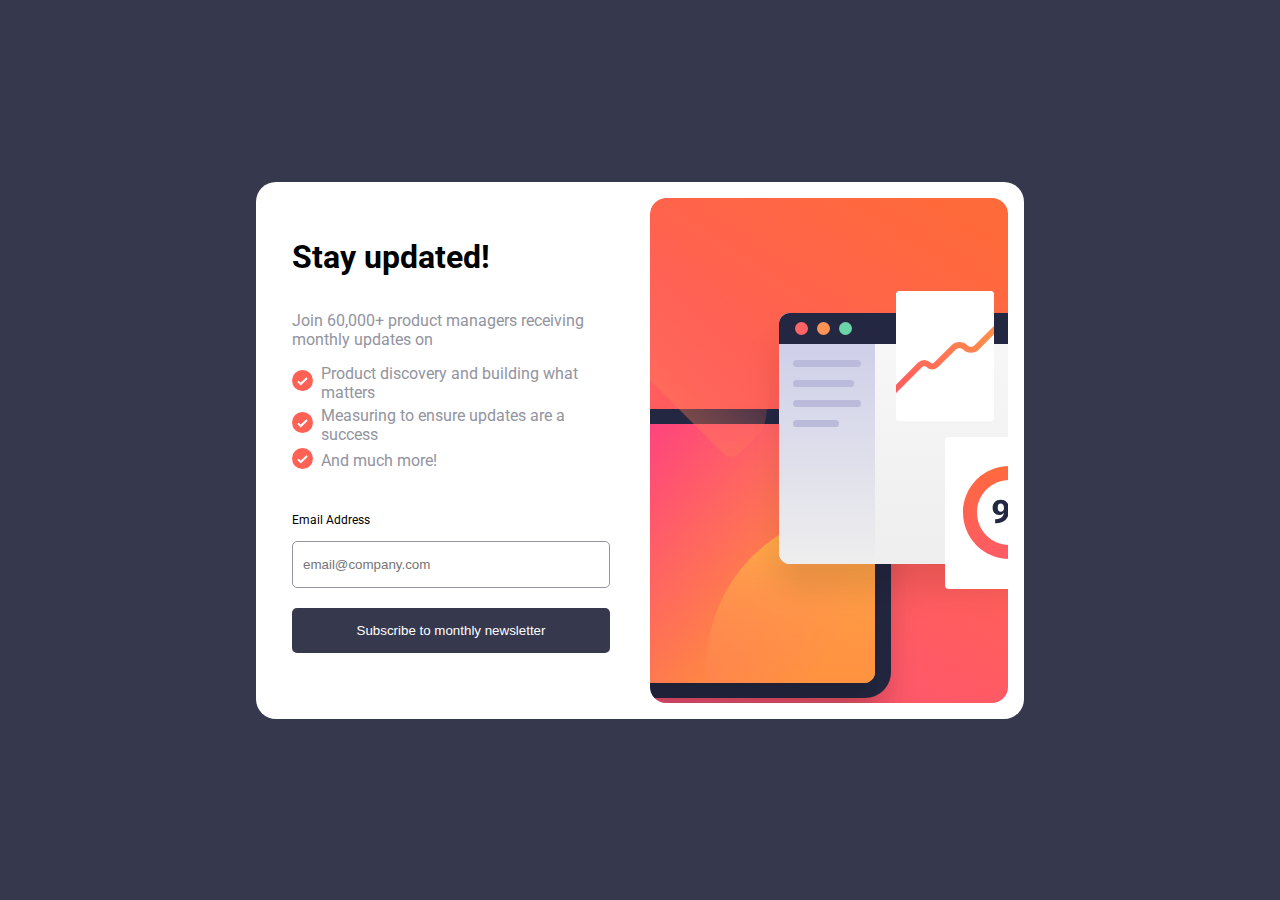
<file: index.html>
<!DOCTYPE html>
<html lang="en">
  <head>
    <meta charset="UTF-8" />
    <meta name="viewport" content="width=device-width, initial-scale=1.0" />
    <title>Email-Registration Form | Submit</title>
    <link rel="stylesheet" href="style.css" />
    <link rel="preconnect" href="https://fonts.googleapis.com" />
    <link rel="preconnect" href="https://fonts.gstatic.com" crossorigin />
    <link
      href="https://fonts.googleapis.com/css2?family=Roboto:wght@400;700&display=swap"
      rel="stylesheet"
    />

    <!-- Script -->
    <script>
      document.addEventListener("DOMContentLoaded", function () {
        // Get the elements
        const emailInput = document.querySelector('input[type="email"]');
        const subscribeButton = document.querySelector(".submit");
        const labelError = document.querySelector(".label1");
        const successPageEmail = document.querySelector(".email");

        // Event listener for the Subscribe button click
        subscribeButton.addEventListener("click", function (event) {
          event.preventDefault(); // Prevent the form from submitting

          // Check if the email is empty or not valid
          if (
            emailInput.value.trim() === "" ||
            !isValidEmail(emailInput.value)
          ) {
            // Show error message and apply error styling
            labelError.classList.remove("hidden");
            emailInput.style.backgroundColor = "var(--lighttomato)";
            emailInput.style.color = "var(--tomato)";
            emailInput.style.border = "2px solid var(--tomato)";
            emailInput.style.placeholderColor.textcontent = "var(--dark)";
          } else {
            // Email is valid
            labelError.classList.add("hidden"); // Hide the error message

            // Reset the styling to default
            emailInput.style.border = "solid var(--grey) 1px";
            emailInput.style.color = "var(--black)";
            emailInput.style.backgroundColor = "var(--white)";

            // Store the email address (you can use localStorage, cookies, or send it to a server)
            const storedEmail = emailInput.value;

            // Redirect to the success page
            window.location.href = `success.html?email=${encodeURIComponent(
              storedEmail
            )}`;
          }
        });

        // Function to validate email format
        function isValidEmail(email) {
          const emailRegex = /^[^\s@]+@[^\s@]+\.[^\s@]+$/;
          return emailRegex.test(email);
        }
      });
    </script>
  </head>
  <body>
    <div class="container">
      <div class="grid">
        <div class="grid-left">
          <h1>Stay updated!</h1>
          <p>Join 60,000+ product managers receiving monthly updates on</p>
          <ul>
            <li>Product discovery and building what matters</li>
            <li>Measuring to ensure updates are a success</li>
            <li>And much more!</li>

            <form action="">
              <label for="Email Address">Email Address</label>
              <label class="label1 hidden" for="">Valid Email Required</label>
              <input type="email" placeholder="email@company.com" />

              <button class="submit">Subscribe to monthly newsletter</button>
            </form>
          </ul>
        </div>
        <div class="grid-right"></div>
      </div>
    </div>
  </body>
</html>
</file>
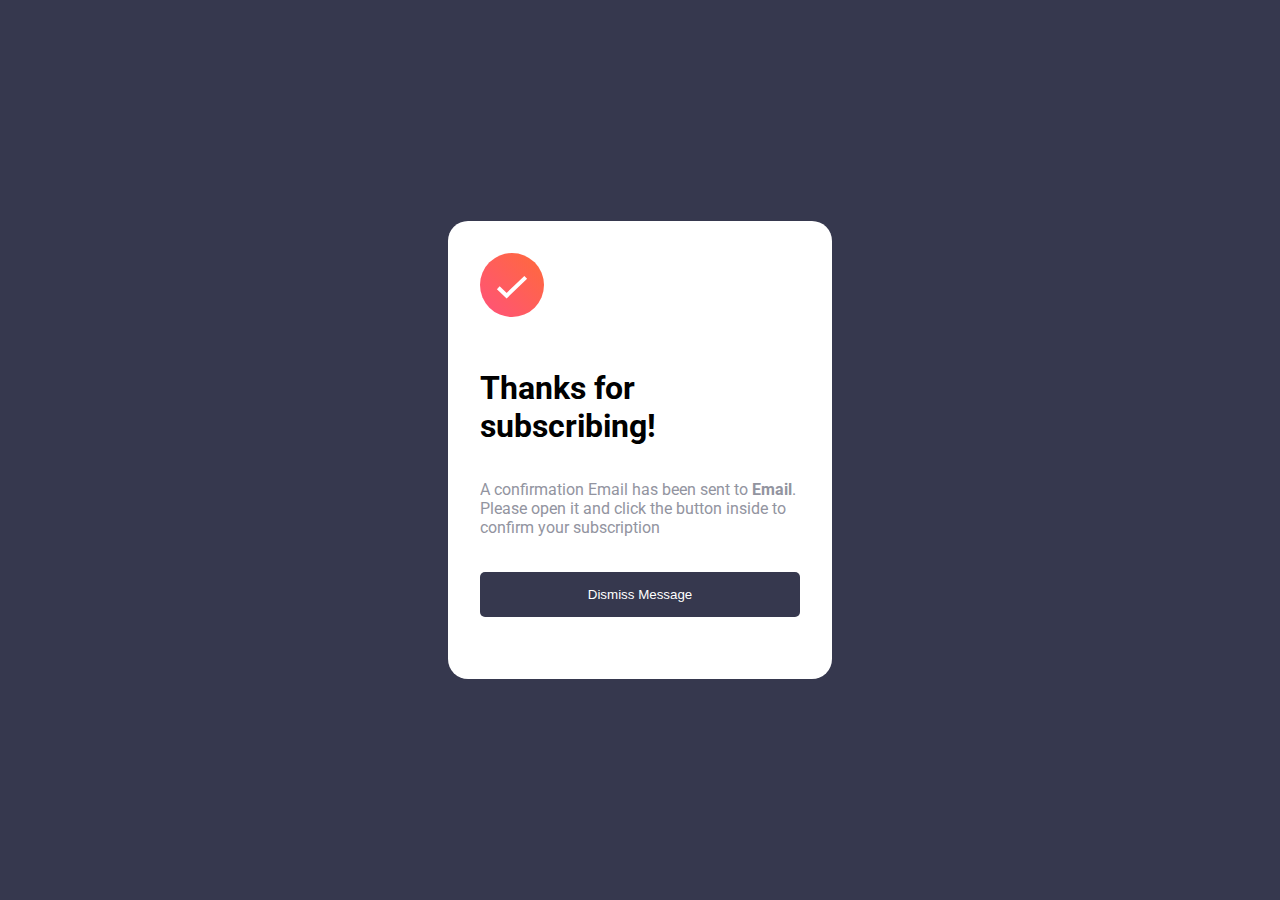
<file: success.html>
<!DOCTYPE html>
<html lang="en">
  <head>
    <meta charset="UTF-8" />
    <meta name="viewport" content="width=device-width, initial-scale=1.0" />
    <title>Email-Registration Form | Submit</title>
    <link rel="stylesheet" href="style.css" />
    <link rel="preconnect" href="https://fonts.googleapis.com" />
    <link rel="preconnect" href="https://fonts.gstatic.com" crossorigin />
    <link
      href="https://fonts.googleapis.com/css2?family=Roboto:wght@400;700&display=swap"
      rel="stylesheet"
    />
  </head>
  <body>
    <div class="container-success">
      <img src="assets/images/icon-success.svg" alt="" />
      <h1>Thanks for subscribing!</h1>
      <p>
        A confirmation Email has been sent to
        <strong><span class="Email">Email</span></strong
        >. Please open it and click the button inside to confirm your
        subscription
      </p>
      <button><a href="index.html">Dismiss Message</a></button>
    </div>
  </body>
</html>
</file>
<file: style.css>
/* Utilities */
a {
  text-decoration: none;
  color: inherit;
}

:root {
  --tomato: hsl(4, 100%, 67%); /* Blue */
  --charcoal-grey: hsl(235, 18%, 26%); /* Red */
  --grey: hsl(231, 7%, 60%); /* Orange */
  --white: hsl(0, 0%, 100%); /* Dark gray for text */
  --dark: black;
  --lighttomato: hsl(5, 75%, 87%);
  /* --body-background: hsl(235, 18, 26%); */
}
* {
  margin: 0px;
  padding: 0px;
  box-sizing: border-box;
  overflow: hidden;
}

.hidden {
  visibility: hidden;
}

/* img {
  width: 100%;
  height: 100%;
  object-fit: cover; */
/* } */
body {
  font-family: "Roboto", sans-serif;
  background-color: var(--charcoal-grey);
  font-size: 16px;
  margin: auto;
  width: 100%;
  height: 100vh;
  display: flex;
  align-items: center;
  justify-content: center;
}

.container {
  width: 60%;
  /* height: 60%; */
  margin: auto;
  background-color: var(--white);
  border-radius: 20px;
  border: none;
  padding: 1em;
}

.grid {
  display: grid;
  grid-template-columns: 1fr 1fr;
  align-items: center;
  gap: 20px;
}

.grid-right,
.grid-left {
  width: 100%;
  height: 100%;
  /* text-align: center; */
}

.grid .grid-right {
  background-image: url("assets/images/illustration-sign-up-desktop.svg");
  background: url(assets/images/illustration-sign-up-desktop.svg);
  background: center center no-repeat cover;
  border-radius: 1rem;
}

.grid .grid-right {
  padding: 12px;
  /* margin-right: 10px; */
}
.grid-left {
  padding: 20px;
}
.grid-left h1 {
  padding: 20px 0px;
}

.grid-left p {
  font-size: 16px;
  color: var(--grey);
  padding: 15px 0px;
}

.grid-left ul {
  list-style: none;
  padding: 0px;
}

.grid-left ul li {
  display: flex;
  align-items: center;
  color: var(--grey);
  margin-bottom: 4px;
}

.grid-left li::before {
  content: url("assets/images/icon-list.svg");
  margin-right: 8px;
}

.grid-left form {
  margin-top: 30px;
}

.grid-left form label,
.grid-left form input {
  display: inline-block;
}

.grid-left .label1 {
  padding-left: 64px;
}

.grid-left form label {
  font-size: 12px;
  padding: 10px 0;
}

.grid-left form input {
  border: solid var(--grey) 1px;
  border-radius: 5px;
  padding: 15px 10px;
  width: 100%;
}

.grid-left form button {
  border-radius: 5px;
  padding: 15px 10px;
  width: 100%;
  background-color: var(--charcoal-grey);
  color: white;
  border: none;
  margin-top: 20px;
  margin-bottom: 30px;
}

.grid-left form button {
  cursor: pointer;
  box-shadow: 10px 10px;
  -webkit-transition-duration: 0.4s;
  transition-duration: 0.4s;
}

.grid-left form button:hover {
  color: var(--white);
  background-color: var(--tomato);
  box-shadow: 0 40px 80px hsla(4, 100%, 67%, 0.7);
  box-shadow: 0 12px 16px 0 hsla(4, 100%, 67%, 0.7);
}

/* Success Page */

.container-success {
  width: 30%;
  /* height: 60%; */
  margin: auto;
  background-color: var(--white);
  border-radius: 20px;
  border: none;
  padding: 2em;
  display: flex;
  flex-direction: column;
}

.container-success img {
  width: 20%;
  margin-bottom: 2em;
}

.container-success h1 {
  padding: 20px 0px;
  height: auto;
  width: auto;
}

.container-success p {
  font-size: 16px;
  color: var(--grey);
  padding: 15px 0px;
}

.container-success button {
  border-radius: 5px;
  padding: 15px 10px;
  width: 100%;
  background-color: var(--charcoal-grey);
  color: white;
  border: none;
  margin-top: 20px;
  margin-bottom: 30px;
  cursor: pointer;
  box-shadow: 10px 10px;
  -webkit-transition-duration: 0.4s;
  transition-duration: 0.4s;
}

.container-success button:hover {
  color: var(--white);
  background-color: var(--tomato);
  box-shadow: 0 40px 80px hsla(4, 100%, 67%, 0.7);
  box-shadow: 0 12px 16px 0 hsla(4, 100%, 67%, 0.7);
}

.label1 {
  color: var(--tomato);
}

.error-button {
  border: solid var(--tomato) 1px;
  color: var(--tomato);
  background-color: var(--tomato) / 0.3;
}
/* End of succes Page  */

@media (max-width: 1002px) {
  .grid {
    display: grid;
    grid-template-columns: 100%;
    gap: 20px;
  }
  .grid .grid-right {
    visibility: hidden;
  }
}

@media (max-width: 813px) {
  .container-success {
    width: 50%;
  }
}

@media (max-width: 550px) {
  .container {
    width: 100%;
    border-radius: 0px;
  }

  body {
    background-color: var(--white);
    display: block;
  }

  .container-success {
    width: 100%;
    margin: auto;
    padding: 80px;
  }
}

@media (max-width: 375px) {
  .grid .grid-right {
    visibility: visible;
    background-image: url("assets/images/illustration-sign-up-mobile.svg");
    background: center center no-repeat cover;
    height: 200px;
    width: 100%;
    border-radius: 0px 20px;
  }

  .grid {
    grid-template-columns: 1fr;
    gap: 0px;
    /* Reverse the order of grid items for mobile view */
    grid-template-areas:
      "left"
      "right";
  }

  .grid-left {
    order: 2; /* Move left item to the bottom in mobile view */
  }

  .grid-right {
    order: 1; /* Move right item to the top in mobile view */
  }

  .grid-left h1 {
    padding: 0px 0px;
  }

  .grid-left form {
    margin-top: 0px;
  }
  .container-success {
    padding: 50px;
  }
  .container-success button {
    margin-top: 100px;
  }

  button .submit {
    margin-top: 200px;
  }
}
</file>
